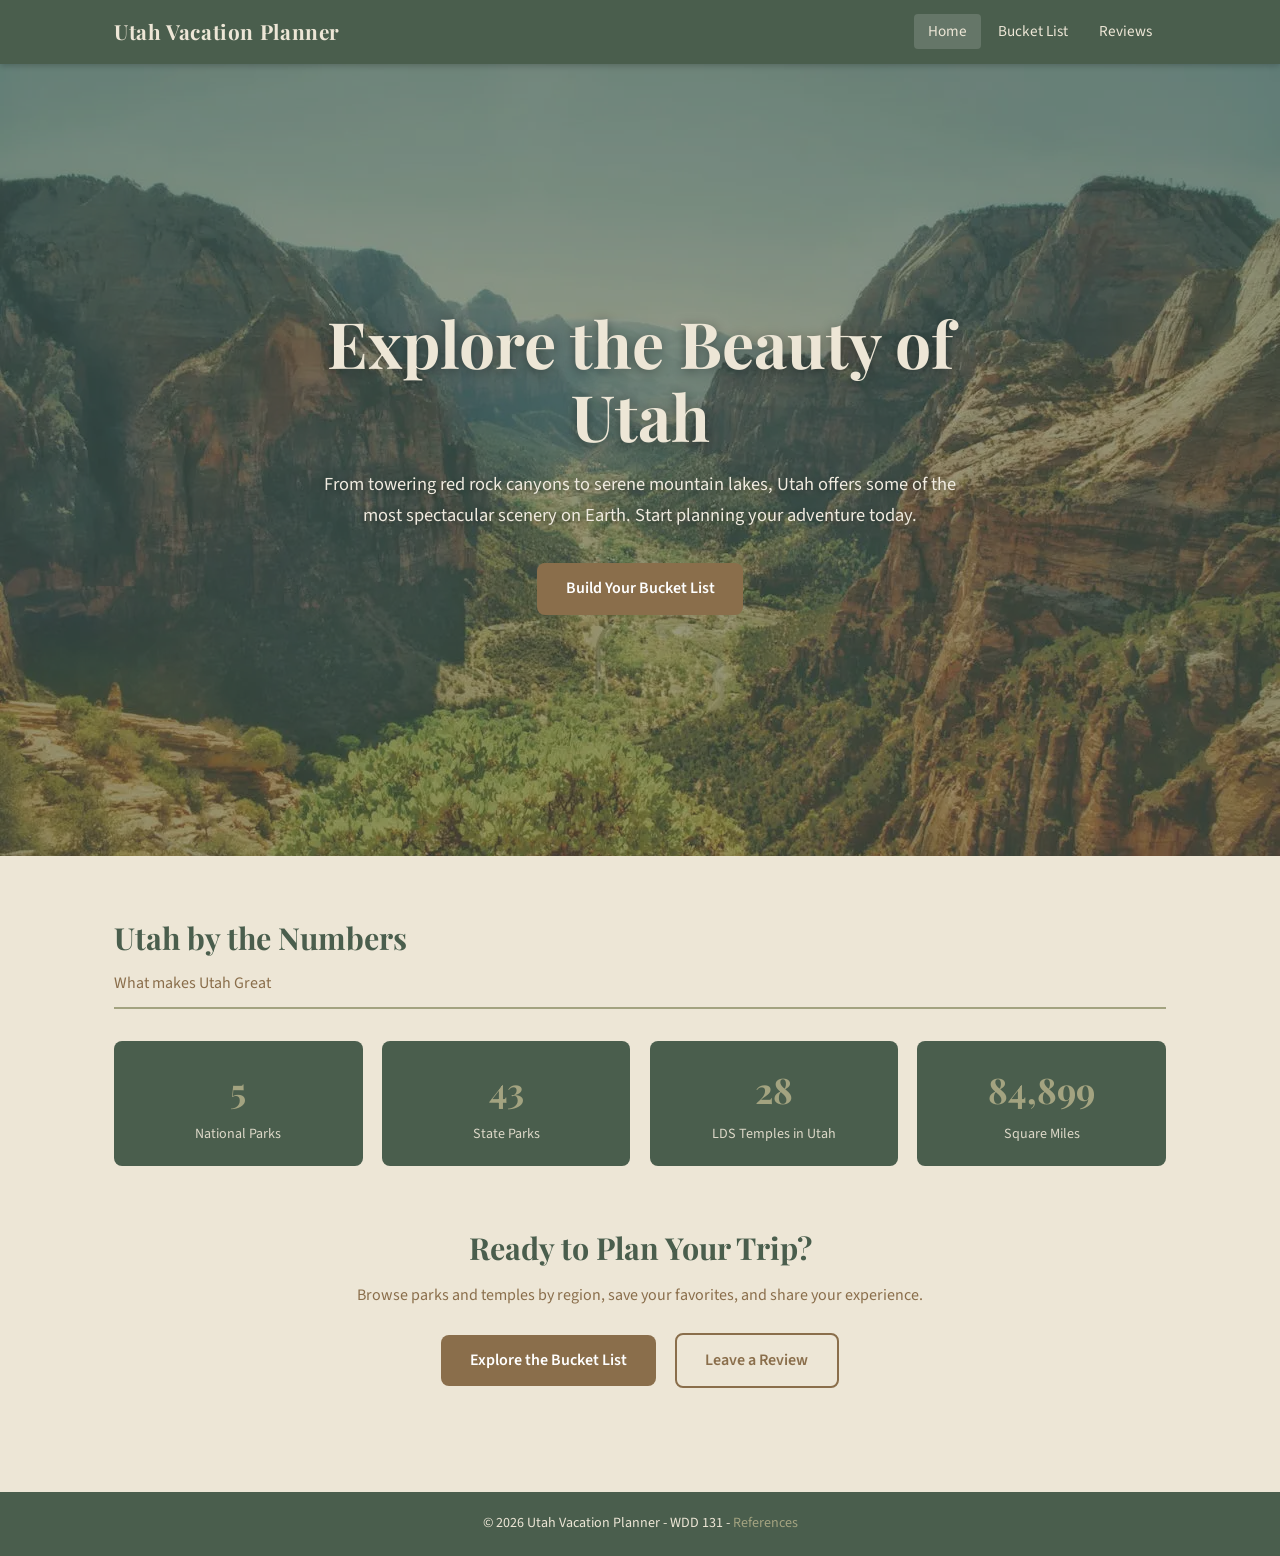
<file: Project/index.html>
<!DOCTYPE html>
<html lang="en">
<head>
  <meta charset="UTF-8" />
  <meta name="viewport" content="width=device-width, initial-scale=1.0" />
  <meta name="description" content="Discover Utah's stunning national parks, state parks, and LDS temples. Plan your Utah adventure today." />
  <meta name="author" content="Trevor Bowers" />
 <title>Utah Vacation Planner - Explore Utah's National Parks, State Parks, and LDS Temples</title>
  <link rel="stylesheet" href="styles.css" />
</head>
<body>

  <!-- HEADER / NAV -->
  <header>
    <nav>
      <a href="index.html" class="nav-logo">Utah Vacation Planner</a>
      <ul class="nav-links">
        <li><a href="index.html" class="active">Home</a></li>
        <li><a href="bucketlist.html">Bucket List</a></li>
        <li><a href="reviews.html">Reviews</a></li>
      </ul>
    </nav>
  </header>

  <!-- HERO -->
  <section class="hero" aria-label="Hero banner for Utah Vacation Planner">
    <img
      class="hero-img"
      src="images/zions.webp"
      alt="View of Zion National Park with red rock"
    />
    <div class="hero-content">
      <h1>Explore the Beauty of Utah</h1>
      <p>From towering red rock canyons to serene mountain lakes, Utah offers some of the most spectacular scenery on Earth. Start planning your adventure today.</p>
      <a href="bucketlist.html" class="btn">Build Your Bucket List</a>

    </div>
  </section>

  <!-- QUICK FACTS -->
  <section class="section" aria-labelledby="facts-heading">
    <h2 class="section-title" id="facts-heading">Utah by the Numbers</h2>
    <p class="section-subtitle">What makes Utah Great</p>
    <div class="facts-grid" id="facts-grid">
      <!-- injected by JS -->
    </div>
  </section>

  <!-- CALL TO ACTION -->
  <section class="section" style="text-align:center; padding-bottom: 3rem;" aria-label="Call to action">
    <h2 class="section-title" style="margin-bottom:0.5rem;">Ready to Plan Your Trip?</h2>
    <p style="color:var(--secondary); margin-bottom:1.5rem;">Browse parks and temples by region, save your favorites, and share your experience.</p>
    <a href="bucketlist.html" class="btn" style="margin-right:1rem;">Explore the Bucket List</a>
    <a href="reviews.html" class="btn btn-outline">Leave a Review</a>
  </section>

  <!-- FOOTER -->
  <footer>
    <p>&copy; 2026 Utah Vacation Planner - WDD 131 - <a href="references.html">References</a></p>
  </footer>

  <script src="main.js"></script>
</body>
</html>
</file>
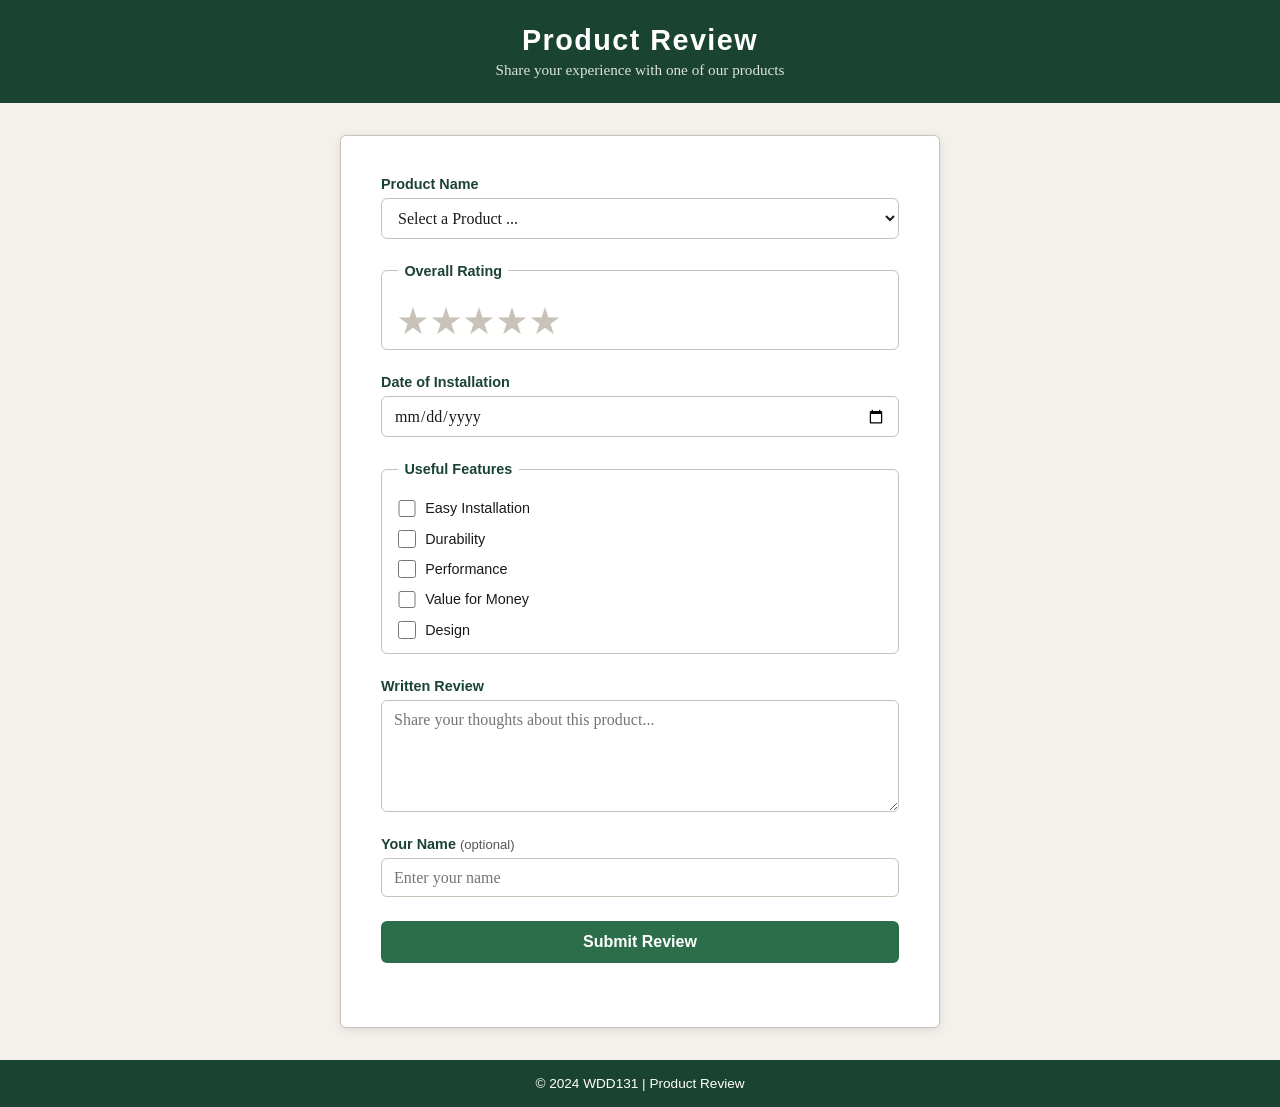
<file: form.html>
<!DOCTYPE html>
<html lang="en">
<head>
  <meta charset="UTF-8">
  <meta name="viewport" content="width=device-width, initial-scale=1.0">
  <title>Product Review Form</title>
  <link rel="stylesheet" href="styles/form.css">
</head>
<body>
  <header>
    <h1>Product Review</h1>
    <p>Share your experience with one of our products</p>
  </header>

  <main>
    <form method="get" action="review.html">

      <!-- Product Name -->
      <div class="form-group">
        <label for="product-name">Product Name</label>
        <select id="product-name" name="productName" required>
          <option value="" disabled selected>Select a Product ...</option>
        </select>
      </div>

      <!-- Overall Rating -->
      <fieldset class="form-group rating-group">
        <legend>Overall Rating</legend>
        <div class="stars">
          <input type="radio" id="star1" name="rating" value="1" required>
          <label for="star1">&#9733;</label>

          <input type="radio" id="star2" name="rating" value="2">
          <label for="star2">&#9733;</label>

          <input type="radio" id="star3" name="rating" value="3">
          <label for="star3">&#9733;</label>

          <input type="radio" id="star4" name="rating" value="4">
          <label for="star4">&#9733;</label>

          <input type="radio" id="star5" name="rating" value="5">
          <label for="star5">&#9733;</label>
        </div>
      </fieldset>

      <!-- Date of Installation -->
      <div class="form-group">
        <label for="install-date">Date of Installation</label>
        <input type="date" id="install-date" name="installDate" required>
      </div>

      <!-- Useful Features -->
      <fieldset class="form-group checkbox-group">
        <legend>Useful Features</legend>
        <div class="checkbox-item">
          <input type="checkbox" id="feature-easy" name="features" value="easy-install">
          <label for="feature-easy">Easy Installation</label>
        </div>
        <div class="checkbox-item">
          <input type="checkbox" id="feature-durable" name="features" value="durability">
          <label for="feature-durable">Durability</label>
        </div>
        <div class="checkbox-item">
          <input type="checkbox" id="feature-performance" name="features" value="performance">
          <label for="feature-performance">Performance</label>
        </div>
        <div class="checkbox-item">
          <input type="checkbox" id="feature-value" name="features" value="value">
          <label for="feature-value">Value for Money</label>
        </div>
        <div class="checkbox-item">
          <input type="checkbox" id="feature-design" name="features" value="design">
          <label for="feature-design">Design</label>
        </div>
      </fieldset>

      <!-- Written Review -->
      <div class="form-group">
        <label for="written-review">Written Review</label>
        <textarea id="written-review" name="writtenReview" rows="5" placeholder="Share your thoughts about this product..."></textarea>
      </div>

      <!-- User Name -->
      <div class="form-group">
        <label for="user-name">Your Name <span class="optional">(optional)</span></label>
        <input type="text" id="user-name" name="userName" placeholder="Enter your name">
      </div>

      <!-- Submit -->
      <div class="form-group">
        <input type="submit" value="Submit Review">
      </div>

    </form>
  </main>

  <footer>
    <p>&copy; 2024 WDD131 | Product Review</p>
  </footer>

  <script src="scripts/form.js"></script>
</body>
</html>
</file>
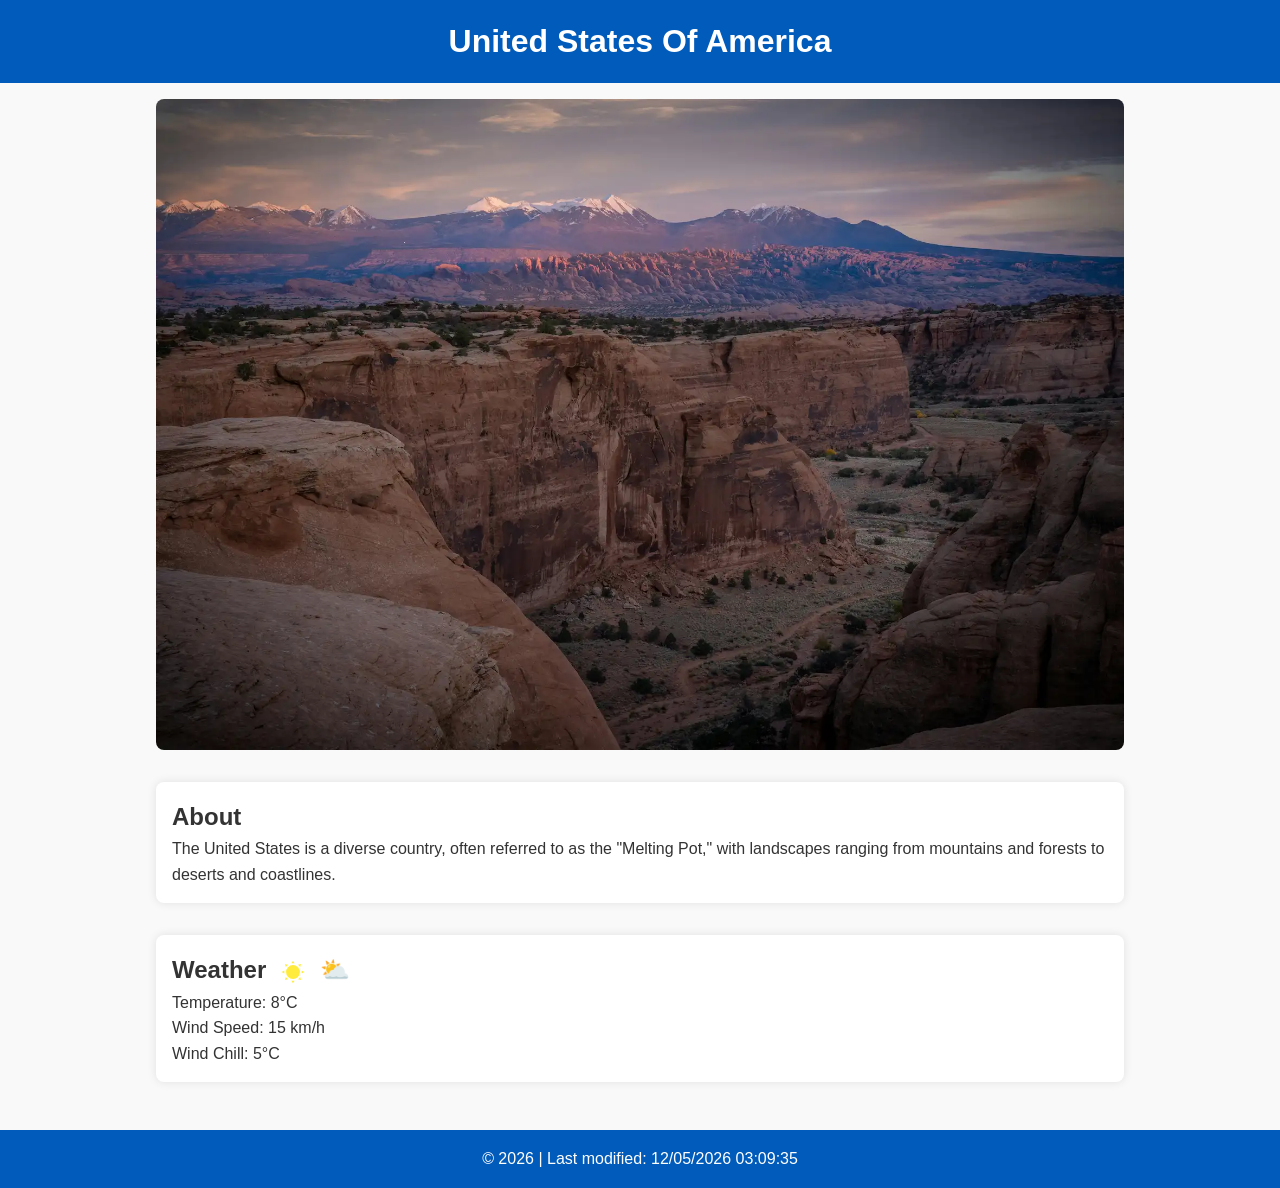
<file: place.html>
<!DOCTYPE html>
<html lang="en-US">
<head>
    <meta charset="UTF-8">
    <meta name="viewport" content="width=device-width, initial-scale=1.0">
    <title>United States Of America</title>
    <meta name="description" content="About the United States of America, including weather information and general facts.">
    <meta name="author" content="Trevor Bowers">
    <link rel="stylesheet" href="styles/place.css">
    <script src="scripts/place.js" defer></script>
</head>
<body>

<header>
    <h1>United States Of America</h1>
</header>

<main>
    <section class="hero">
        <picture>
            <source srcset="images/hero-large.webp" media="(min-width: 768px)">
            <img src="images/hero-small.webp" alt="landscape of the United States">
        </picture>
    </section>

    <section class="info">
        <h2>About</h2>
        <p>
            The United States is a diverse country, often referred to as the "Melting Pot," with landscapes ranging from mountains and forests to deserts and coastlines.
        </p>
    </section>

    <section class="weather">
        <h2>
            Weather
            <img src="images/weather.svg" alt="Sunny weather icon" class="weather-icon">
        </h2>
        <p>Temperature: <span id="temp">8°C</span></p>
        <p>Wind Speed: <span id="wind">15 km/h</span></p>
        <p>Wind Chill: <span id="windChill">N/A</span></p>
    </section>
</main>

<footer>
    &copy; <span id="year"></span> | Last modified: <span id="lastModified"></span>
</footer>

</body>
</html>
</file>
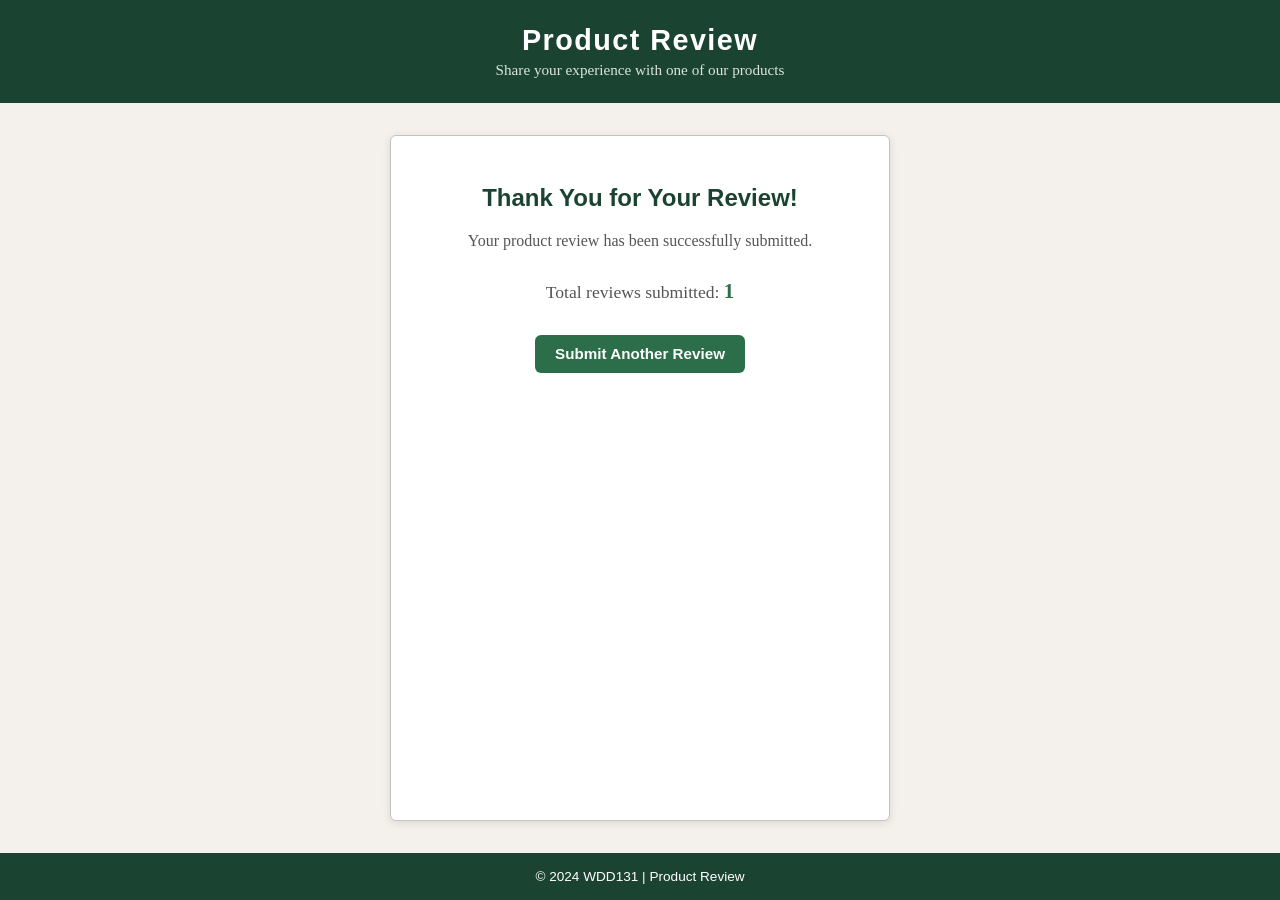
<file: review.html>
<!DOCTYPE html>
<html lang="en">
<head>
  <meta charset="UTF-8">
  <meta name="viewport" content="width=device-width, initial-scale=1.0">
  <title>Review Submitted</title>
  <link rel="stylesheet" href="styles/form.css">
</head>
<body>
  <header>
    <h1>Product Review</h1>
    <p>Share your experience with one of our products</p>
  </header>

  <main>
    <section class="confirmation">
      <h2>Thank You for Your Review!</h2>
      <p>Your product review has been successfully submitted.</p>
      <p class="counter-msg">Total reviews submitted: <span id="review-count">0</span></p>
      <a href="form.html" class="btn-back">Submit Another Review</a>
    </section>
  </main>

  <footer>
    <p>&copy; 2024 WDD131 | Product Review</p>
  </footer>

  <script src="scripts/form.js"></script>
</body>
</html>
</file>
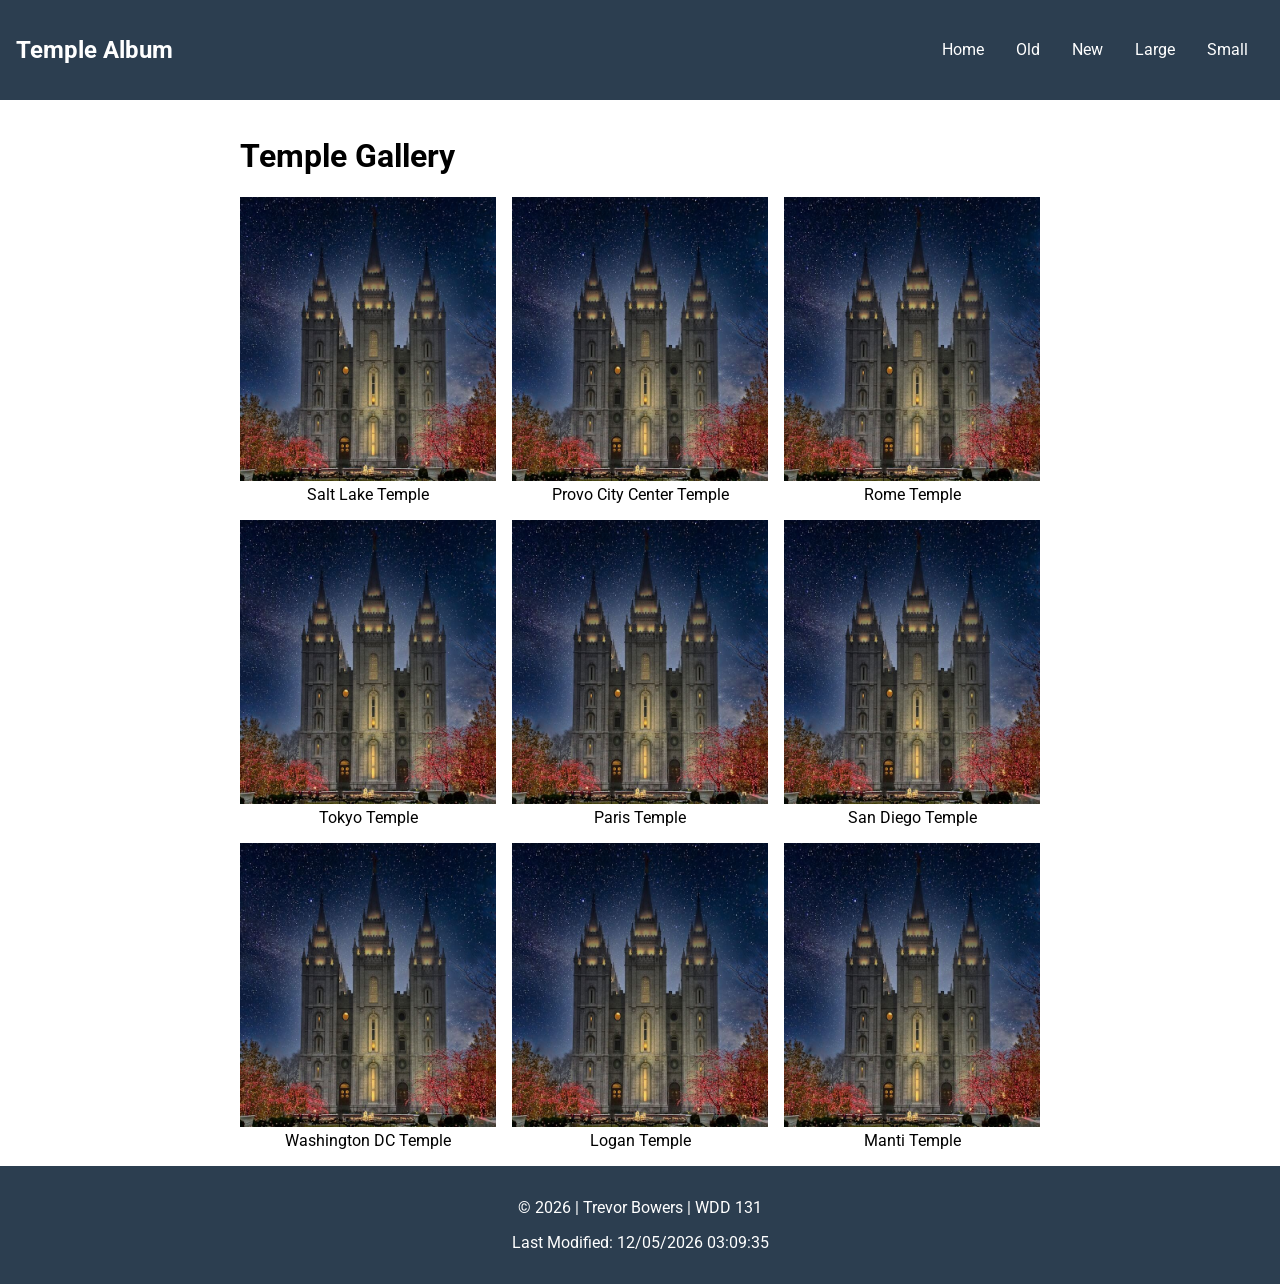
<file: temples.html>
<!doctype html>
<html lang="en-US">
<head>

<meta charset="utf-8">
<meta name="viewport" content="width=device-width, initial-scale=1">

<title>Temple Album</title>

<meta name="description" content="WDD 131 Temple Album - A gallery of temples from around the world.">
<meta name="author" content="Trevor Bowers">

<link rel="preconnect" href="https://fonts.googleapis.com">
<link rel="preconnect" href="https://fonts.gstatic.com" crossorigin>

<link href="https://fonts.googleapis.com/css2?family=Roboto&display=swap" rel="stylesheet">

<link rel="stylesheet" href="styles/temples.css">
<link rel="stylesheet" href="styles/temples-large.css">

<script src="scripts/temples.js" defer></script>

</head>

<body>

<header>

<h2>Temple Album</h2>

<button id="menu">☰</button>

<nav>
<ul class="navigation">
<li><a href="#">Home</a></li>
<li><a href="#">Old</a></li>
<li><a href="#">New</a></li>
<li><a href="#">Large</a></li>
<li><a href="#">Small</a></li>
</ul>
</nav>

</header>

<main>

<h1>Temple Gallery</h1>

<section class="gallery">

<figure>
<img src="images/temple1.jpg" alt="Salt Lake Temple in Utah">
<figcaption>Salt Lake Temple</figcaption>
</figure>

<figure>
<img src="images/temple1.jpg" alt="Provo City Center Temple">
<figcaption>Provo City Center Temple</figcaption>
</figure>

<figure>
<img src="images/temple1.jpg" alt="Rome Italy Temple">
<figcaption>Rome Temple</figcaption>
</figure>

<figure>
<img src="images/temple1.jpg" alt="Tokyo Japan Temple">
<figcaption>Tokyo Temple</figcaption>
</figure>

<figure>
<img src="images/temple1.jpg" alt="Paris France Temple">
<figcaption>Paris Temple</figcaption>
</figure>

<figure>
<img src="images/temple1.jpg" alt="San Diego California Temple">
<figcaption>San Diego Temple</figcaption>
</figure>

<figure>
<img src="images/temple1.jpg" alt="Washington DC Temple">
<figcaption>Washington DC Temple</figcaption>
</figure>

<figure>
<img src="images/temple1.jpg" alt="Logan Utah Temple">
<figcaption>Logan Temple</figcaption>
</figure>

<figure>
<img src="images/temple1.jpg" alt="Manti Utah Temple">
<figcaption>Manti Temple</figcaption>
</figure>

</section>

</main>

<footer>

<p>© <span id="year"></span> | Trevor Bowers | WDD 131</p>
<p id="lastModified"></p>

</footer>

</body>
</html>
</file>
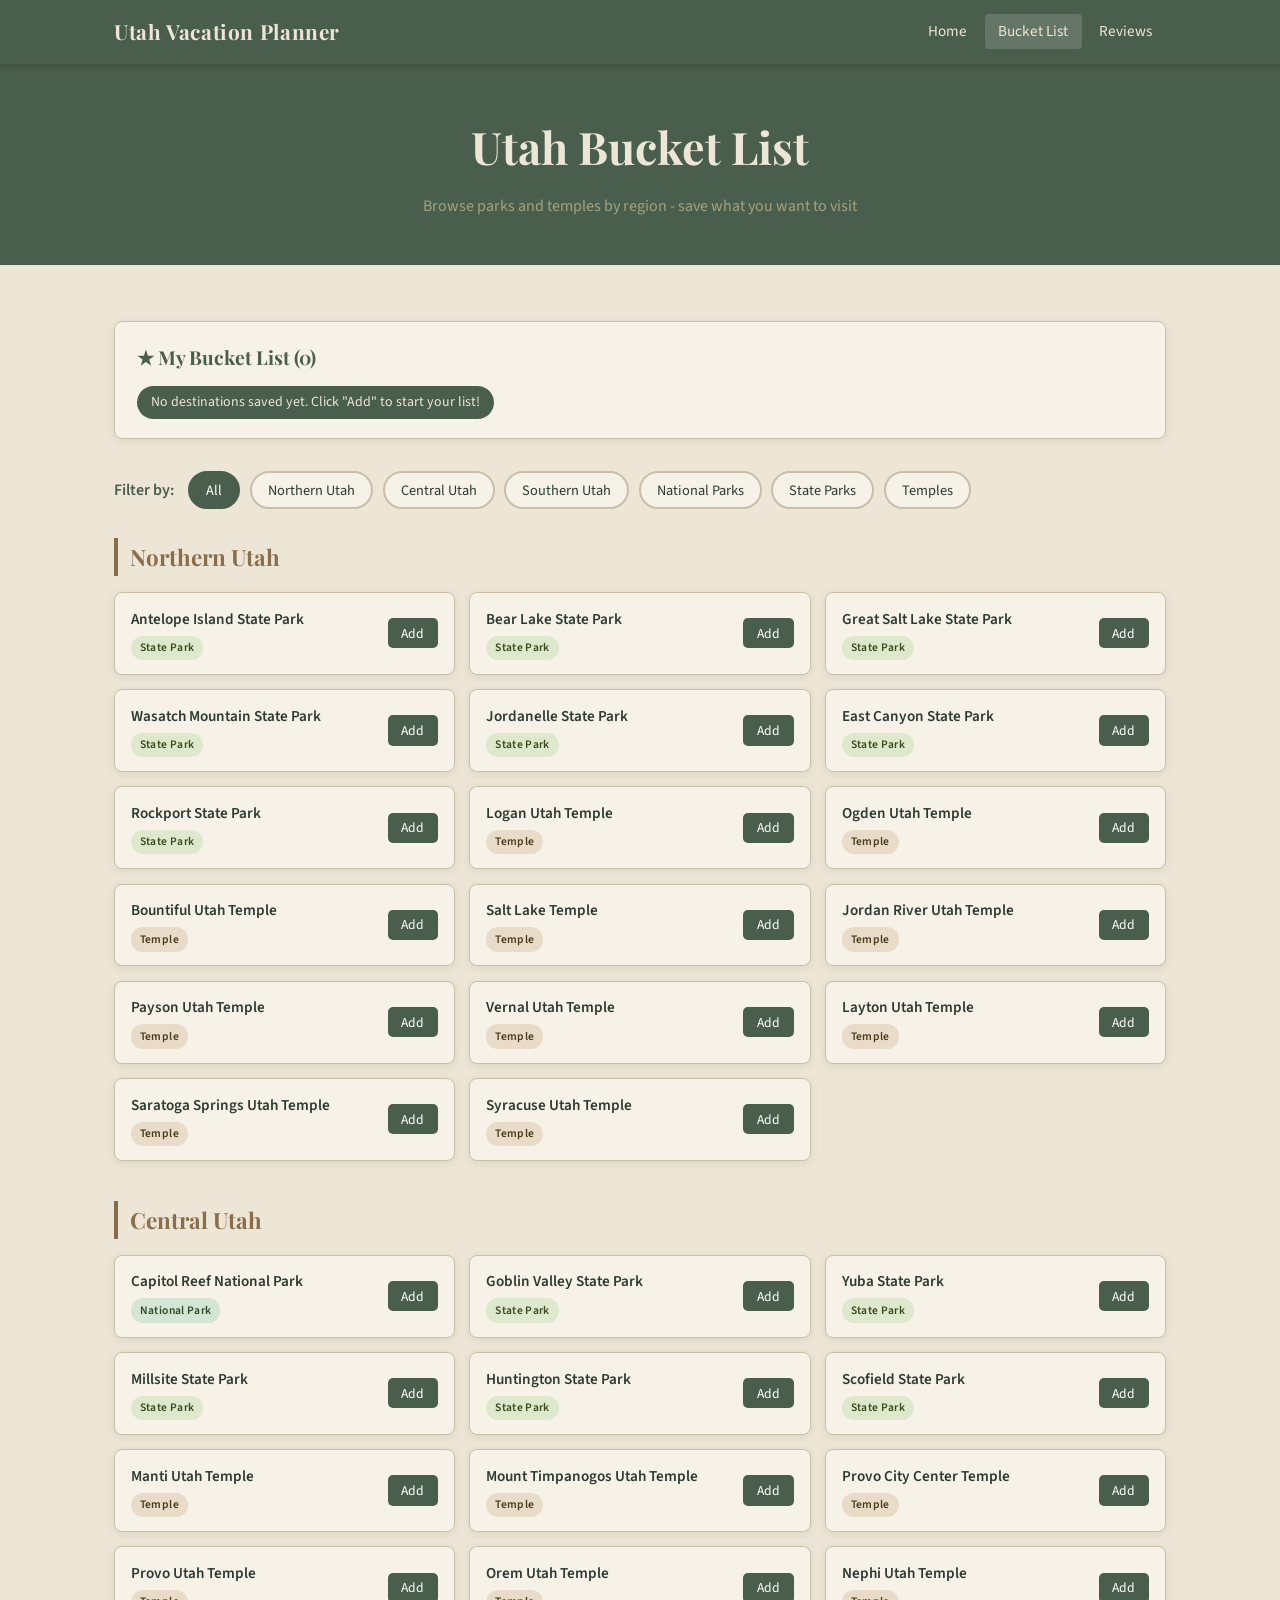
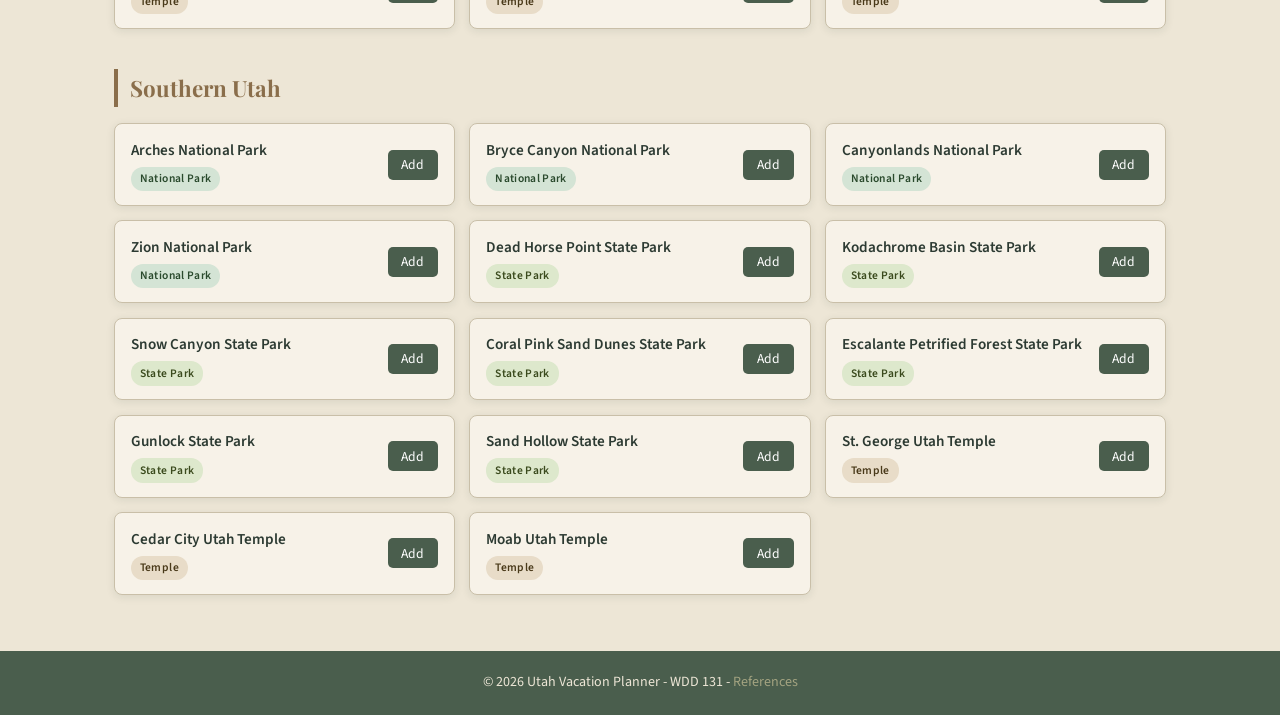
<file: Project/bucketlist.html>
<!DOCTYPE html>
<html lang="en">
<head>
  <meta charset="UTF-8" />
  <meta name="viewport" content="width=device-width, initial-scale=1.0" />
  <meta name="description" content="Browse Utah's national parks, state parks, and LDS temples by region. Save your favorites to your personal bucket list." />
  <title>Bucket List — Utah Vacation Planner</title>
  <link rel="stylesheet" href="styles.css" />
</head>
<body>

  <!-- HEADER / NAV -->
  <header>
    <nav>
      <a href="index.html" class="nav-logo">Utah Vacation Planner</a>
      <ul class="nav-links">
        <li><a href="index.html">Home</a></li>
        <li><a href="bucketlist.html" class="active">Bucket List</a></li>
        <li><a href="reviews.html">Reviews</a></li>
      </ul>
    </nav>
  </header>

  <!-- PAGE HERO -->
  <div class="page-hero" role="banner">
    <h1>Utah Bucket List</h1>
    <p>Browse parks and temples by region - save what you want to visit</p>
  </div>

  <main class="section">

    <!-- SAVED LIST PANEL -->
    <div class="saved-panel" role="region" aria-label="Your saved bucket list">
      <h2>&#9733; My Bucket List (<span id="saved-count">0</span>)</h2>
      <ul id="saved-list" aria-live="polite">
        <li class="saved-empty" id="saved-empty-msg">No destinations saved yet. Click "Add" to start your list!</li>
      </ul>
      <button class="btn btn-outline" id="clear-list-btn" style="display:none;" aria-label="Clear all saved destinations">Clear All</button>
    </div>

    <!-- FILTER BAR -->
    <div class="filter-bar" role="group" aria-label="Filter destinations">
      <label>Filter by:</label>
      <button class="filter-btn active" data-filter="all">All</button>
      <button class="filter-btn" data-filter="northern">Northern Utah</button>
      <button class="filter-btn" data-filter="central">Central Utah</button>
      <button class="filter-btn" data-filter="southern">Southern Utah</button>
      <button class="filter-btn" data-filter="national">National Parks</button>
      <button class="filter-btn" data-filter="state">State Parks</button>
      <button class="filter-btn" data-filter="temple">Temples</button>
    </div>

    <!-- DESTINATION LIST — injected by JS -->
    <div id="destinations-container" aria-live="polite"></div>

  </main>

  <!-- FOOTER -->
  <footer>
    <p>&copy; 2026 Utah Vacation Planner - WDD 131 - <a href="references.html">References</a></p>
  </footer>

  <script src="bucketlist.js"></script>
</body>
</html>
</file>
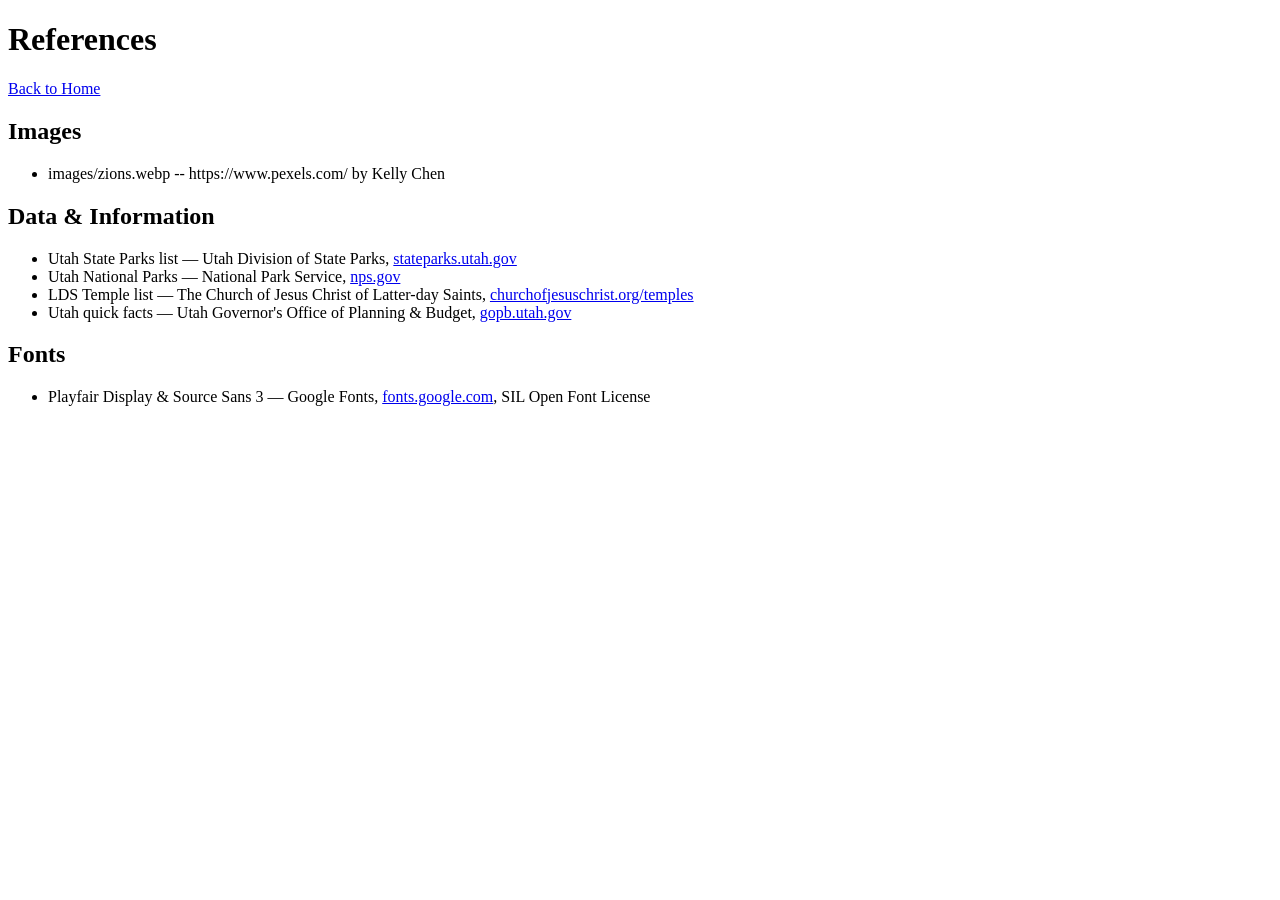
<file: Project/references.html>
<!DOCTYPE html>
<html lang="en">
<head>
  <meta charset="UTF-8" />
  <meta name="viewport" content="width=device-width, initial-scale=1.0" />
  <title>References — Utah Vacation Planner</title>
</head>
<body>
  <h1>References</h1>
  <p><a href="index.html"> Back to Home</a></p>

  <h2>Images</h2>
  <ul>
    <li>images/zions.webp -- https://www.pexels.com/ by Kelly Chen</li>
  </ul>

  <h2>Data & Information</h2>
  <ul>
    <li>
      Utah State Parks list — Utah Division of State Parks,
      <a href="https://stateparks.utah.gov/" target="_blank">stateparks.utah.gov</a>
    </li>
    <li>
      Utah National Parks — National Park Service,
      <a href="https://www.nps.gov/state/ut/index.htm" target="_blank">nps.gov</a>
    </li>
    <li>
      LDS Temple list — The Church of Jesus Christ of Latter-day Saints,
      <a href="https://www.churchofjesuschrist.org/temples" target="_blank">churchofjesuschrist.org/temples</a>
    </li>
    <li>
      Utah quick facts — Utah Governor's Office of Planning & Budget,
      <a href="https://gopb.utah.gov/" target="_blank">gopb.utah.gov</a>
    </li>
  </ul>


  <h2>Fonts</h2>
  <ul>
    <li>
      Playfair Display & Source Sans 3 — Google Fonts,
      <a href="https://fonts.google.com" target="_blank">fonts.google.com</a>, SIL Open Font License
    </li>
  </ul>
</body>
</html>
</file>
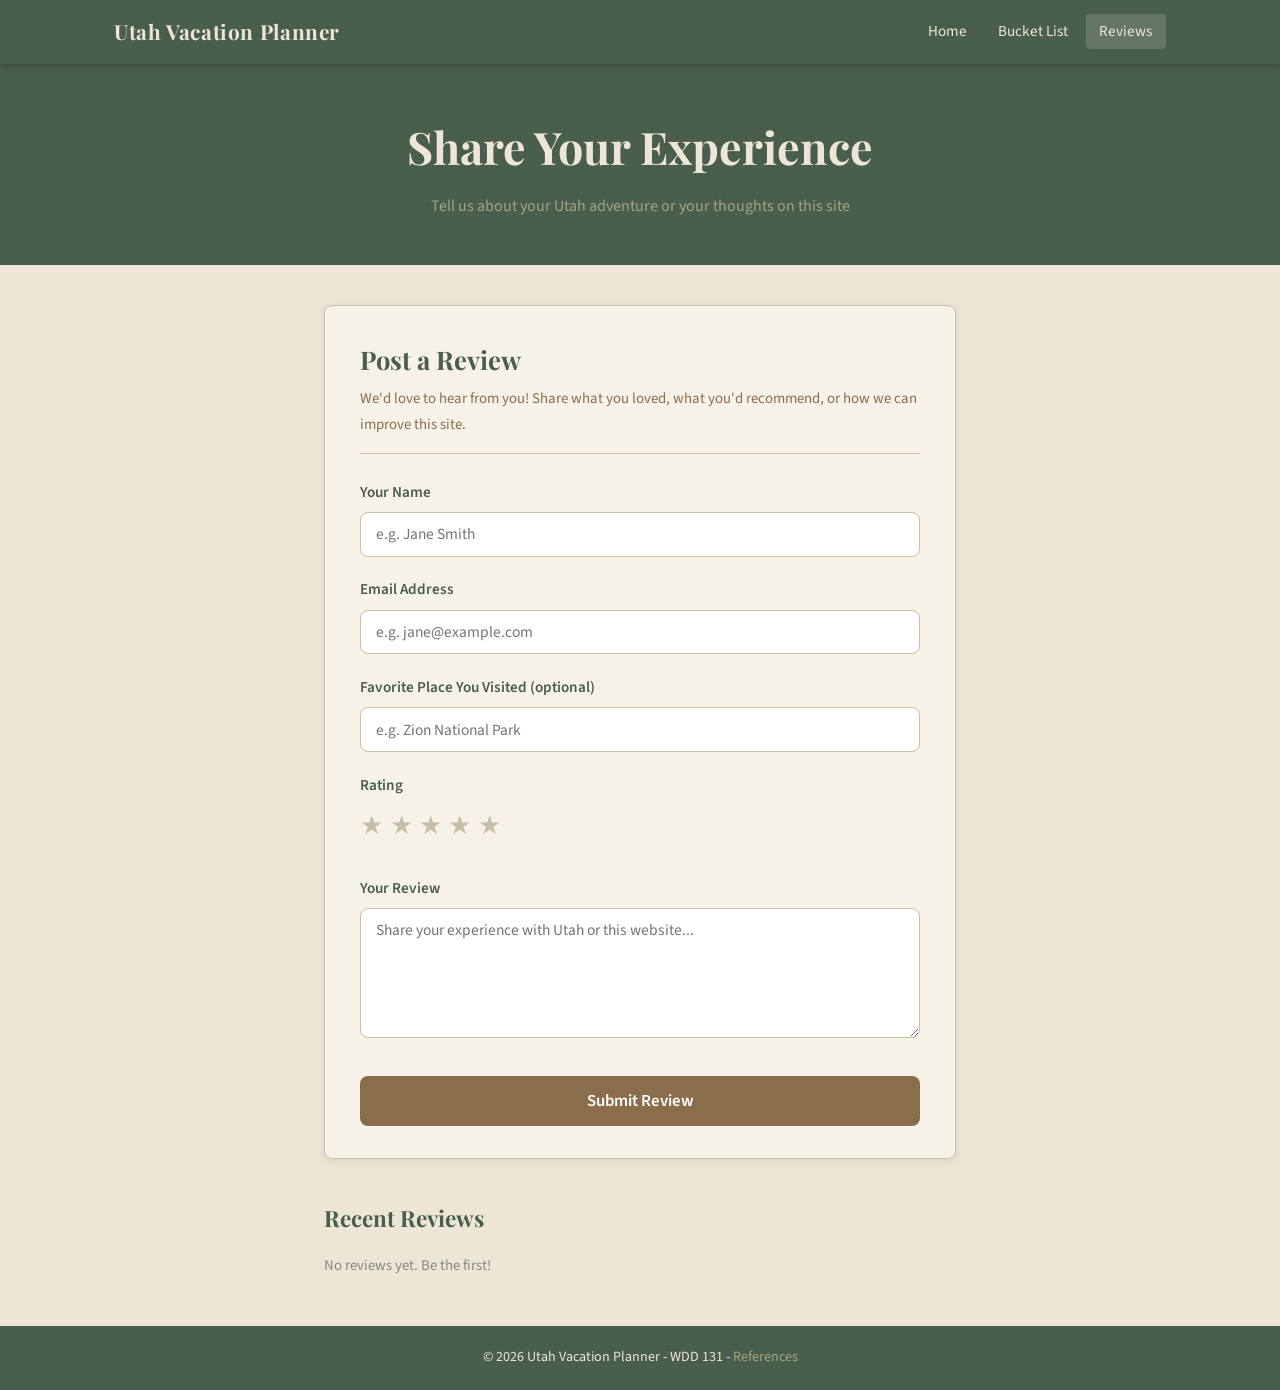
<file: Project/reviews.html>
<!DOCTYPE html>
<html lang="en">
<head>
  <meta charset="UTF-8" />
  <meta name="viewport" content="width=device-width, initial-scale=1.0" />
  <meta name="description" content="Share your experience visiting Utah and your thoughts on the Utah Vacation Planner website." />
  <title>Reviews — Utah Vacation Planner</title>
  <link rel="stylesheet" href="styles.css" />
</head>
<body>

  <!-- HEADER / NAV -->
  <header>
    <nav>
      <a href="index.html" class="nav-logo">Utah Vacation Planner</a>
      <ul class="nav-links">
        <li><a href="index.html">Home</a></li>
        <li><a href="bucketlist.html">Bucket List</a></li>
        <li><a href="reviews.html" class="active">Reviews</a></li>
      </ul>
    </nav>
  </header>

  <!-- PAGE HERO -->
  <div class="page-hero" role="banner">
    <h1>Share Your Experience</h1>
    <p>Tell us about your Utah adventure or your thoughts on this site</p>
  </div>

  <main>

    <!-- REVIEW FORM -->
    <div class="review-form-wrap">
      <div class="form-card">
        <h2>Post a Review</h2>
        <p class="form-intro">We'd love to hear from you! Share what you loved, what you'd recommend, or how we can improve this site.</p>


          <div class="form-group">
            <label for="reviewer-name">Your Name</label>
            <input type="text" id="reviewer-name" name="reviewer-name" placeholder="e.g. Jane Smith" required autocomplete="name" />
          </div>

          <div class="form-group">
            <label for="reviewer-email">Email Address</label>
            <input type="email" id="reviewer-email" name="reviewer-email" placeholder="e.g. jane@example.com" required autocomplete="email" />
          </div>

          <div class="form-group">
            <label for="visit-location">Favorite Place You Visited (optional)</label>
            <input type="text" id="visit-location" name="visit-location" placeholder="e.g. Zion National Park" autocomplete="off" />
          </div>

          <div class="form-group">
            <label>Rating</label>
            <div class="star-rating" role="radiogroup" aria-label="Star rating">
              <input type="radio" id="star5" name="rating" value="5" />
              <label for="star5" aria-label="5 stars">&#9733;</label>
              <input type="radio" id="star4" name="rating" value="4" />
              <label for="star4" aria-label="4 stars">&#9733;</label>
              <input type="radio" id="star3" name="rating" value="3" />
              <label for="star3" aria-label="3 stars">&#9733;</label>
              <input type="radio" id="star2" name="rating" value="2" />
              <label for="star2" aria-label="2 stars">&#9733;</label>
              <input type="radio" id="star1" name="rating" value="1" />
              <label for="star1" aria-label="1 star">&#9733;</label>
            </div>
          </div>

          <div class="form-group">
            <label for="review-text">Your Review</label>
            <textarea id="review-text" name="review-text" placeholder="Share your experience with Utah or this website..." required></textarea>
          </div>

          <button type="submit" class="btn form-submit-btn">Submit Review</button>
        </form>

        <div id="form-message" role="alert" aria-live="assertive">
          Thank you! Your review has been submitted.
        </div>
      </div>
    </div>

    <!-- PAST REVIEWS -->
    <div class="reviews-section" role="region" aria-label="Submitted reviews">
      <h2>Recent Reviews</h2>
      <div id="reviews-list" aria-live="polite">
        <!-- injected by JS -->
      </div>
      <p id="no-reviews-msg" style="color:#888; font-size:0.93rem; display:none;">No reviews yet. Be the first!</p>
    </div>

  </main>

  <!-- FOOTER -->
  <footer>
    <p>&copy; 2026 Utah Vacation Planner - WDD 131 - <a href="references.html">References</a></p>
  </footer>

  <script src="reviews.js"></script>
</body>
</html>
</file>
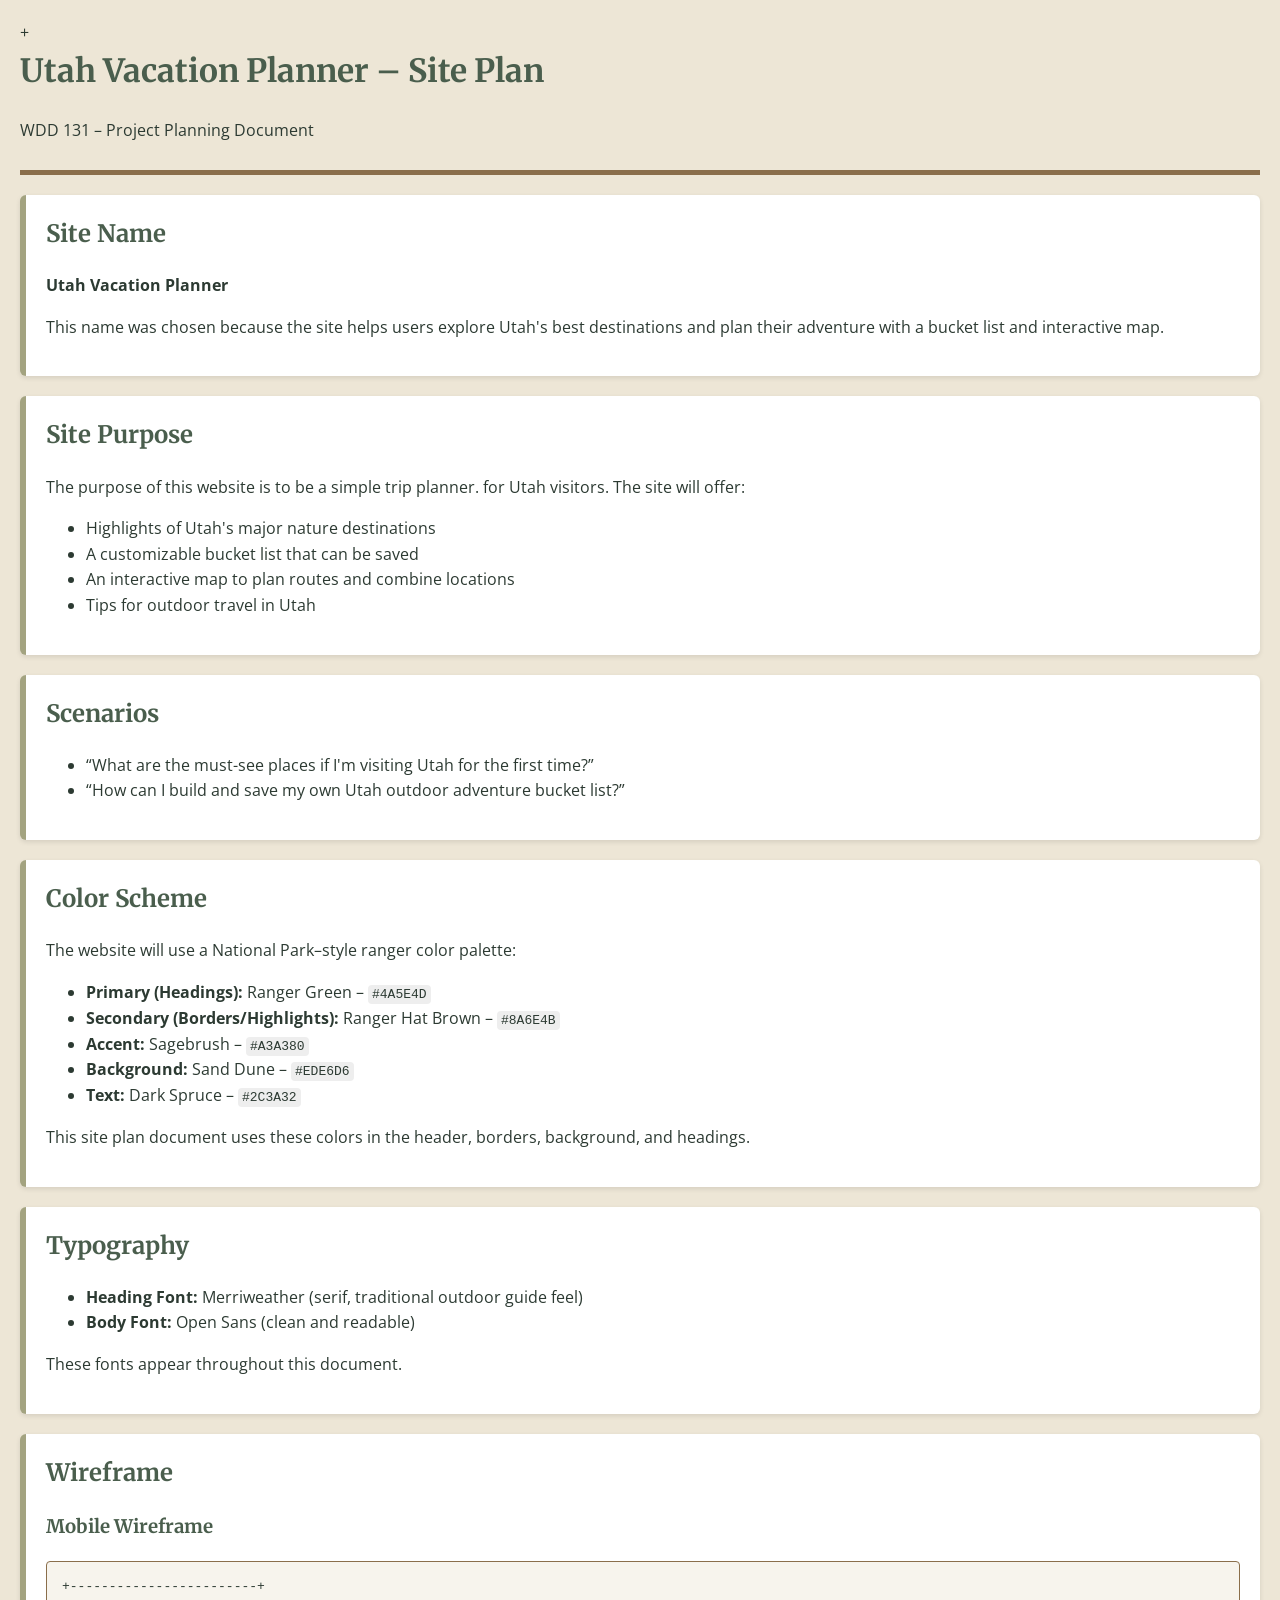
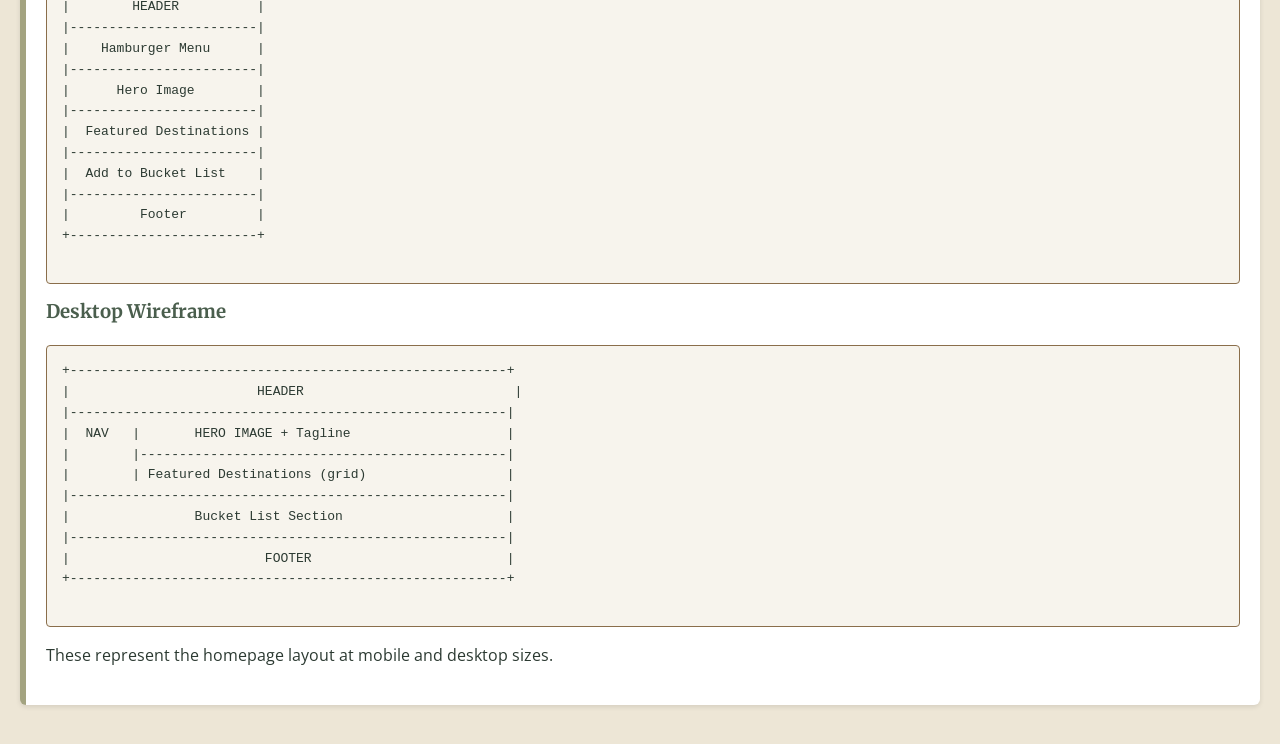
<file: Project/siteplan.html>
<!DOCTYPE html>
<html lang="en">
<head>
  <meta charset="UTF-8">
  <meta name="viewport" content="width=device-width, initial-scale=1.0">
  <meta author="Trevor Bowers">
  <meta title="WDD 131 - Dynamic Web Fundamentals -Product Review- Trevor Bowers">+
  <meta description="This is the site plan for the Utah Vacation Planner project, outlining the site name, purpose, scenarios, color scheme, typography, and wireframe.">
  <title>Utah Vacation Planner – Site Plan</title>

  <!-- Typography -->
  <link href="https://fonts.googleapis.com/css2?family=Merriweather:wght@400;700&family=Open+Sans&display=swap" rel="stylesheet">

  <style>
    :root {
      --primary: #4A5E4D;     /* Ranger Green */
      --secondary: #8A6E4B;   /* Ranger Hat Brown */
      --accent: #A3A380;      /* Sagebrush */
      --background: #EDE6D6;  /* Sand Dune */
      --text-dark: #2C3A32;   /* Dark Spruce */
    }

    body {
      font-family: "Open Sans", sans-serif;
      background: var(--background);
      color: var(--text-dark);
      margin: 0;
      padding: 20px;
      line-height: 1.6;
    }

    h1, h2, h3 {
      font-family: "Merriweather", serif;
      color: var(--primary);
      margin-top: 0;
    }

    header {
      border-bottom: 5px solid var(--secondary);
      margin-bottom: 20px;
      padding-bottom: 10px;
    }

    section {
      background: white;
      padding: 20px;
      border-left: 6px solid var(--accent);
      margin-bottom: 20px;
      border-radius: 6px;
      box-shadow: 0 2px 5px rgba(0,0,0,0.1);
    }

    pre {
      background: #f7f4ed;
      border: 1px solid var(--secondary);
      padding: 15px;
      border-radius: 4px;
      overflow-x: auto;
    }

    code {
      background: #eee;
      padding: 2px 4px;
      border-radius: 4px;
    }
  </style>
</head>

<body>
  <header>
    <h1>Utah Vacation Planner – Site Plan</h1>
    <p>WDD 131 – Project Planning Document</p>
  </header>

  <!-- SITE NAME -->
  <section>
    <h2>Site Name</h2>
    <p><strong>Utah Vacation Planner</strong></p>
    <p>
      This name was chosen because the site helps users explore Utah's best destinations 
      and plan their adventure with a bucket list and interactive map.
    </p>
  </section>

  <!-- SITE PURPOSE -->
  <section>
    <h2>Site Purpose</h2>
    <p>
      The purpose of this website is to be a simple trip planner.
      for Utah visitors. The site will offer:
    </p>
    <ul>
      <li>Highlights of Utah's major nature destinations</li>
      <li>A customizable bucket list that can be saved</li>
      <li>An interactive map to plan routes and combine locations</li>
      <li>Tips for outdoor travel in Utah</li>
    </ul>
  </section>

  <!-- SCENARIOS -->
  <section>
    <h2>Scenarios</h2>
    <ul>
      <li>“What are the must-see places if I'm visiting Utah for the first time?”</li>
      <li>“How can I build and save my own Utah outdoor adventure bucket list?”</li>
    </ul>
  </section>

  <!-- COLOR SCHEME -->
  <section>
    <h2>Color Scheme</h2>

    <p>The website will use a National Park–style ranger color palette:</p>

    <ul>
      <li><strong>Primary (Headings):</strong> Ranger Green – <code>#4A5E4D</code></li>
      <li><strong>Secondary (Borders/Highlights):</strong> Ranger Hat Brown – <code>#8A6E4B</code></li>
      <li><strong>Accent:</strong> Sagebrush – <code>#A3A380</code></li>
      <li><strong>Background:</strong> Sand Dune – <code>#EDE6D6</code></li>
      <li><strong>Text:</strong> Dark Spruce – <code>#2C3A32</code></li>
    </ul>

    <p>This site plan document uses these colors in the header, borders, background, and headings.</p>
  </section>

  <!-- TYPOGRAPHY -->
  <section>
    <h2>Typography</h2>
    <ul>
      <li><strong>Heading Font:</strong> Merriweather (serif, traditional outdoor guide feel)</li>
      <li><strong>Body Font:</strong> Open Sans (clean and readable)</li>
    </ul>
    <p>These fonts appear throughout this document.</p>
  </section>

  <!-- WIREFRAME -->
  <section>
    <h2>Wireframe</h2>

    <h3>Mobile Wireframe</h3>
    <pre>
+------------------------+
|        HEADER          |
|------------------------|
|    Hamburger Menu      |
|------------------------|
|      Hero Image        |
|------------------------|
|  Featured Destinations |
|------------------------|
|  Add to Bucket List    |
|------------------------|
|         Footer         |
+------------------------+
    </pre>

    <h3>Desktop Wireframe</h3>
    <pre>
+--------------------------------------------------------+
|                        HEADER                           |
|--------------------------------------------------------|
|  NAV   |       HERO IMAGE + Tagline                    |
|        |-----------------------------------------------|
|        | Featured Destinations (grid)                  |
|--------------------------------------------------------|
|                Bucket List Section                     |
|--------------------------------------------------------|
|                         FOOTER                         |
+--------------------------------------------------------+
    </pre>

    <p>These represent the homepage layout at mobile and desktop sizes.</p>
  </section>

</body>
</html>
</file>
<file: Project/styles.css>
@import url('https://fonts.googleapis.com/css2?family=Playfair+Display:wght@400;700&family=Source+Sans+3:wght@400;600&display=swap');

:root {
  --primary: #4A5E4D;
  --secondary: #8A6E4B;
  --accent: #A3A380;
  --background: #EDE6D6;
  --text-dark: #2C3A32;
  --white: #ffffff;
  --card-bg: #f7f2e8;
  --border: #c9bfa8;
  --shadow: 0 2px 8px rgba(44,58,50,0.10);
  --radius: 8px;
}

* {
  box-sizing: border-box;
  margin: 0;
  padding: 0;
}

body {
  font-family: 'Source Sans 3', sans-serif;
  background-color: var(--background);
  color: var(--text-dark);
  line-height: 1.7;
  font-size: 16px;
}

/* ── NAV ── */
header {
  background-color: var(--primary);
  position: sticky;
  top: 0;
  z-index: 100;
  box-shadow: 0 2px 6px rgba(0,0,0,0.2);
}

nav {
  max-width: 1100px;
  margin: 0 auto;
  display: flex;
  align-items: center;
  justify-content: space-between;
  padding: 0.9rem 1.5rem;
}

.nav-logo {
  font-family: 'Playfair Display', serif;
  font-size: 1.3rem;
  color: var(--background);
  text-decoration: none;
  font-weight: 700;
  letter-spacing: 0.03em;
}

.nav-links {
  list-style: none;
  display: flex;
  gap: 0.25rem;
}

.nav-links a {
  color: var(--background);
  text-decoration: none;
  font-size: 0.95rem;
  padding: 0.4rem 0.85rem;
  border-radius: 4px;
  transition: background 0.2s;
}

.nav-links a:hover,
.nav-links a.active {
  background-color: rgba(255,255,255,0.15);
}

/* ── FOOTER ── */
footer {
  background-color: var(--primary);
  color: var(--background);
  text-align: center;
  padding: 1.25rem 1rem;
  font-size: 0.88rem;
  margin-top: 3rem;
}

footer a {
  color: var(--accent);
  text-decoration: none;
}

footer a:hover {
  text-decoration: underline;
}

/* ── HERO (index) ── */
.hero {
  position: relative;
  min-height: 88vh;
  display: flex;
  align-items: center;
  justify-content: center;
  text-align: center;
  overflow: hidden;
  background: var(--primary);
}

.hero-img {
  position: absolute;
  inset: 0;
  width: 100%;
  height: 100%;
  object-fit: cover;
  object-position: center;
  opacity: 0.45;
}

.hero-content {
  position: relative;
  z-index: 2;
  max-width: 700px;
  padding: 2rem 1.5rem;
}

.hero-content h1 {
  font-family: 'Playfair Display', serif;
  font-size: clamp(2.4rem, 6vw, 4rem);
  color: var(--background);
  line-height: 1.15;
  margin-bottom: 1rem;
  text-shadow: 0 2px 12px rgba(0,0,0,0.4);
}

.hero-content p {
  color: #f0ebe0;
  font-size: 1.15rem;
  margin-bottom: 2rem;
  text-shadow: 0 1px 6px rgba(0,0,0,0.3);
}

.btn {
  display: inline-block;
  background-color: var(--secondary);
  color: var(--white);
  padding: 0.75rem 1.8rem;
  border-radius: var(--radius);
  text-decoration: none;
  font-size: 1rem;
  font-weight: 600;
  transition: background 0.2s, transform 0.15s;
  border: none;
  cursor: pointer;
}

.btn:hover {
  background-color: #7a5e3b;
  transform: translateY(-2px);
}

.btn-outline {
  background: transparent;
  border: 2px solid var(--secondary);
  color: var(--secondary);
}

.btn-outline:hover {
  background: var(--secondary);
  color: var(--white);
  transform: translateY(-2px);
}


/* ── SECTIONS ── */
.section {
  max-width: 1100px;
  margin: 3.5rem auto;
  padding: 0 1.5rem;
}

.section-title {
  font-family: 'Playfair Display', serif;
  font-size: 1.9rem;
  color: var(--primary);
  margin-bottom: 0.4rem;
}

.section-subtitle {
  color: var(--secondary);
  font-size: 1rem;
  margin-bottom: 2rem;
  border-bottom: 2px solid var(--accent);
  padding-bottom: 0.6rem;
}


/* ── QUICK FACTS ── */
.facts-grid {
  display: grid;
  grid-template-columns: repeat(auto-fit, minmax(180px, 1fr));
  gap: 1.2rem;
  margin-top: 1.5rem;
}

.fact-box {
  background: var(--primary);
  color: var(--background);
  border-radius: var(--radius);
  padding: 1.2rem 1rem;
  text-align: center;
}

.fact-box .fact-number {
  font-family: 'Playfair Display', serif;
  font-size: 2.2rem;
  font-weight: 700;
  color: var(--accent);
  display: block;
}

.fact-box .fact-label {
  font-size: 0.88rem;
  margin-top: 0.25rem;
  opacity: 0.9;
}

/* ── BUCKET LIST PAGE ── */
.page-hero {
  background: var(--primary);
  padding: 2.8rem 1.5rem;
  text-align: center;
}

.page-hero h1 {
  font-family: 'Playfair Display', serif;
  color: var(--background);
  font-size: clamp(1.8rem, 4vw, 2.8rem);
}

.page-hero p {
  color: var(--accent);
  font-size: 1rem;
  margin-top: 0.5rem;
}

/* filter bar */
.filter-bar {
  display: flex;
  flex-wrap: wrap;
  gap: 0.6rem;
  margin-bottom: 1.8rem;
  align-items: center;
}

.filter-bar label {
  font-weight: 600;
  color: var(--primary);
  margin-right: 0.3rem;
}

.filter-btn {
  background: var(--card-bg);
  border: 2px solid var(--border);
  color: var(--text-dark);
  padding: 0.4rem 1rem;
  border-radius: 20px;
  cursor: pointer;
  font-size: 0.9rem;
  font-family: inherit;
  transition: background 0.18s, border-color 0.18s, color 0.18s;
}

.filter-btn:hover {
  border-color: var(--primary);
  color: var(--primary);
}

.filter-btn.active {
  background: var(--primary);
  border-color: var(--primary);
  color: var(--white);
}

/* region sections */
.region-section {
  margin-bottom: 2.5rem;
}

.region-title {
  font-family: 'Playfair Display', serif;
  font-size: 1.4rem;
  color: var(--secondary);
  border-left: 4px solid var(--secondary);
  padding-left: 0.75rem;
  margin-bottom: 1rem;
}

/* destination list */
.dest-list {
  display: grid;
  grid-template-columns: repeat(auto-fill, minmax(270px, 1fr));
  gap: 0.9rem;
}

.dest-item {
  background: var(--card-bg);
  border: 1px solid var(--border);
  border-radius: var(--radius);
  padding: 0.85rem 1rem;
  display: flex;
  align-items: center;
  justify-content: space-between;
  gap: 0.75rem;
  box-shadow: var(--shadow);
  transition: opacity 0.2s;
}

.dest-item.hidden {
  display: none;
}

.dest-info {
  flex: 1;
}

.dest-name {
  font-weight: 600;
  color: var(--text-dark);
  font-size: 0.95rem;
}

.dest-tag {
  display: inline-block;
  font-size: 0.72rem;
  padding: 0.15rem 0.55rem;
  border-radius: 12px;
  margin-top: 0.2rem;
  font-weight: 600;
  letter-spacing: 0.03em;
}

.tag-national { background: #d4e4d5; color: #2a4a2d; }
.tag-state    { background: #dde8cc; color: #3a4a1d; }
.tag-temple   { background: #e8dcc8; color: #4a3a1a; }

.add-btn {
  background: var(--primary);
  color: var(--white);
  border: none;
  border-radius: 5px;
  padding: 0.35rem 0.85rem;
  font-size: 0.85rem;
  cursor: pointer;
  font-family: inherit;
  transition: background 0.18s;
  white-space: nowrap;
}

.add-btn:hover  { background: #3a4e3d; }
.add-btn.added  { background: var(--secondary); }

/* saved list panel */
.saved-panel {
  background: var(--card-bg);
  border: 1px solid var(--border);
  border-radius: var(--radius);
  padding: 1.2rem 1.4rem;
  margin-bottom: 2rem;
  box-shadow: var(--shadow);
}

.saved-panel h2 {
  font-family: 'Playfair Display', serif;
  font-size: 1.2rem;
  color: var(--primary);
  margin-bottom: 0.75rem;
}

#saved-list {
  list-style: none;
  display: flex;
  flex-wrap: wrap;
  gap: 0.5rem;
  min-height: 2rem;
}

#saved-list li {
  background: var(--primary);
  color: var(--background);
  padding: 0.3rem 0.85rem;
  border-radius: 20px;
  font-size: 0.87rem;
  display: flex;
  align-items: center;
  gap: 0.4rem;
}

#saved-list li button {
  background: none;
  border: none;
  color: var(--accent);
  cursor: pointer;
  font-size: 0.9rem;
  padding: 0;
  line-height: 1;
}

.saved-empty {
  color: #888;
  font-size: 0.9rem;
}

#clear-list-btn {
  margin-top: 0.75rem;
  font-size: 0.85rem;
  padding: 0.3rem 0.9rem;
}

/* ── REVIEWS PAGE ── */
.review-form-wrap {
  max-width: 680px;
  margin: 2.5rem auto;
  padding: 0 1.5rem;
}

.form-card {
  background: var(--card-bg);
  border: 1px solid var(--border);
  border-radius: var(--radius);
  padding: 2rem 2.2rem;
  box-shadow: var(--shadow);
}

.form-card h2 {
  font-family: 'Playfair Display', serif;
  color: var(--primary);
  font-size: 1.6rem;
  margin-bottom: 0.3rem;
}

.form-card .form-intro {
  color: var(--secondary);
  font-size: 0.93rem;
  margin-bottom: 1.6rem;
  border-bottom: 1px solid var(--border);
  padding-bottom: 1rem;
}

.form-group {
  margin-bottom: 1.3rem;
}

.form-group label {
  display: block;
  font-weight: 600;
  color: var(--primary);
  margin-bottom: 0.4rem;
  font-size: 0.95rem;
}

.form-group input,
.form-group textarea,
.form-group select {
  width: 100%;
  padding: 0.65rem 0.9rem;
  border: 1.5px solid var(--border);
  border-radius: var(--radius);
  background: var(--white);
  color: var(--text-dark);
  font-family: inherit;
  font-size: 0.97rem;
  transition: border-color 0.18s;
}

.form-group input:focus,
.form-group textarea:focus,
.form-group select:focus {
  outline: none;
  border-color: var(--primary);
}

.form-group textarea {
  resize: vertical;
  min-height: 130px;
}

.form-submit-btn {
  width: 100%;
  padding: 0.8rem;
  font-size: 1.05rem;
  font-family: inherit;
  margin-top: 0.5rem;
}

#form-message {
  display: none;
  margin-top: 1.2rem;
  padding: 0.9rem 1.1rem;
  background: #d4e4d5;
  color: #2a4a2d;
  border-radius: var(--radius);
  font-weight: 600;
  text-align: center;
}

/* past reviews */
.reviews-section {
  max-width: 680px;
  margin: 0 auto 2rem;
  padding: 0 1.5rem;
}

.reviews-section h2 {
  font-family: 'Playfair Display', serif;
  font-size: 1.4rem;
  color: var(--primary);
  margin-bottom: 1rem;
}

.review-card {
  background: var(--card-bg);
  border: 1px solid var(--border);
  border-radius: var(--radius);
  padding: 1rem 1.2rem;
  margin-bottom: 1rem;
  box-shadow: var(--shadow);
}

.review-card .reviewer-name {
  font-weight: 600;
  color: var(--primary);
  font-size: 0.93rem;
}

.review-card .review-text {
  margin-top: 0.3rem;
  font-size: 0.93rem;
  color: var(--text-dark);
}

.review-card .review-date {
  font-size: 0.8rem;
  color: #888;
  margin-top: 0.3rem;
}

.stars {
  color: var(--secondary);
  font-size: 1rem;
}

/* star rating input */
.star-rating {
  display: flex;
  gap: 0.4rem;
  flex-direction: row-reverse;
  justify-content: flex-end;
}

.star-rating input {
  display: none;
}

.star-rating label {
  font-size: 1.6rem;
  color: var(--border);
  cursor: pointer;
  transition: color 0.15s;
  font-weight: 400;
}

.star-rating label:hover,
.star-rating label:hover ~ label,
.star-rating input:checked ~ label {
  color: var(--secondary);
}

/* ── RESPONSIVE ── */
@media (max-width: 700px) {
  .nav-links {
    gap: 0;
  }
  .nav-links a {
    font-size: 0.85rem;
    padding: 0.35rem 0.55rem;
  }
  .hero-content h1 { font-size: 2rem; }
  .form-card { padding: 1.3rem 1.1rem; }
  .filter-bar { gap: 0.4rem; }
}

@media (max-width: 480px) {
  nav { flex-direction: column; gap: 0.5rem; }
  .dest-list { grid-template-columns: 1fr; }
}
</file>
<file: styles/form.css>
/* === CSS Variables === */
:root {
  --primary: #2c6e49;
  --primary-dark: #1b4332;
  --accent: #d4a017;
  --bg: #f4f1ec;
  --surface: #ffffff;
  --text: #1a1a1a;
  --text-muted: #555555;
  --border: #c8c2b8;
  --error: #c0392b;
  --radius: 6px;
  --shadow: 0 2px 8px rgba(0, 0, 0, 0.1);
  --font-body: Georgia, 'Times New Roman', serif;
  --font-ui: 'Trebuchet MS', Arial, sans-serif;
}

/* === Reset & Base === */
*, *::before, *::after {
  box-sizing: border-box;
  margin: 0;
  padding: 0;
}

body {
  font-family: var(--font-body);
  background-color: var(--bg);
  color: var(--text);
  min-height: 100vh;
  display: flex;
  flex-direction: column;
}

/* === Header === */
header {
  background-color: var(--primary-dark);
  color: #ffffff;
  padding: 1.5rem 1rem;
  text-align: center;
}

header h1 {
  font-family: var(--font-ui);
  font-size: 1.8rem;
  letter-spacing: 0.05em;
  margin-bottom: 0.25rem;
}

header p {
  font-size: 0.95rem;
  opacity: 0.85;
}

/* === Main === */
main {
  flex: 1;
  padding: 2rem 1rem;
  display: flex;
  justify-content: center;
}

/* === Form Card === */
form {
  background-color: var(--surface);
  border: 1px solid var(--border);
  border-radius: var(--radius);
  box-shadow: var(--shadow);
  padding: 2rem 1.5rem;
  width: 100%;
  max-width: 600px;
}

/* === Form Groups === */
.form-group {
  display: flex;
  flex-direction: column;
  gap: 0.4rem;
  margin-bottom: 1.5rem;
}

/* === Labels === */
label {
  font-family: var(--font-ui);
  font-size: 0.9rem;
  font-weight: bold;
  color: var(--primary-dark);
}

.optional {
  font-weight: normal;
  color: var(--text-muted);
  font-size: 0.82rem;
}

/* === Inputs & Select & Textarea === */
input[type="text"],
input[type="date"],
select,
textarea {
  font-family: var(--font-body);
  font-size: 1rem;
  color: var(--text);
  background-color: var(--surface);
  border: 1px solid var(--border);
  border-radius: var(--radius);
  padding: 0.6rem 0.75rem;
  width: 100%;
  transition: border-color 0.2s;
}

input[type="text"]:focus,
input[type="date"]:focus,
select:focus,
textarea:focus {
  outline: none;
  border-color: var(--primary);
  box-shadow: 0 0 0 2px rgba(44, 110, 73, 0.2);
}

textarea {
  resize: vertical;
}

/* === Fieldset === */
fieldset {
  border: 1px solid var(--border);
  border-radius: var(--radius);
  padding: 1rem 1rem 0.5rem;
}

legend {
  font-family: var(--font-ui);
  font-size: 0.9rem;
  font-weight: bold;
  color: var(--primary-dark);
  padding: 0 0.4rem;
}

/* === Star Rating === */
.rating-group .stars {
  display: flex;
  flex-direction: row-reverse;
  justify-content: flex-end;
  gap: 0.25rem;
  margin-top: 0.5rem;
}

.rating-group .stars input[type="radio"] {
  display: none;
}

.rating-group .stars label {
  font-size: 2rem;
  color: var(--border);
  cursor: pointer;
  transition: color 0.15s;
}

/* Highlight selected and all stars before it using reverse flex trick */
.rating-group .stars input[type="radio"]:checked ~ label,
.rating-group .stars label:hover,
.rating-group .stars label:hover ~ label {
  color: var(--accent);
}

/* === Checkbox Group === */
.checkbox-group {
  gap: 0;
}

.checkbox-item {
  display: flex;
  align-items: center;
  gap: 0.6rem;
  padding: 0.4rem 0;
}

.checkbox-item input[type="checkbox"] {
  width: 1.1rem;
  height: 1.1rem;
  accent-color: var(--primary);
  cursor: pointer;
  flex-shrink: 0;
}

.checkbox-item label {
  font-weight: normal;
  color: var(--text);
  cursor: pointer;
}

/* === Submit Button === */
input[type="submit"] {
  font-family: var(--font-ui);
  font-size: 1rem;
  font-weight: bold;
  background-color: var(--primary);
  color: #ffffff;
  border: none;
  border-radius: var(--radius);
  padding: 0.75rem 1.5rem;
  cursor: pointer;
  width: 100%;
  transition: background-color 0.2s;
}

input[type="submit"]:hover {
  background-color: var(--primary-dark);
}

/* === Confirmation Page === */
.confirmation {
  background-color: var(--surface);
  border: 1px solid var(--border);
  border-radius: var(--radius);
  box-shadow: var(--shadow);
  padding: 2.5rem 2rem;
  width: 100%;
  max-width: 500px;
  text-align: center;
}

.confirmation h2 {
  font-family: var(--font-ui);
  color: var(--primary-dark);
  margin-bottom: 1rem;
}

.confirmation p {
  color: var(--text-muted);
  margin-bottom: 0.75rem;
  line-height: 1.6;
}

.counter-msg {
  font-size: 1.1rem;
  color: var(--text);
  margin: 1.25rem 0;
}

.counter-msg span {
  font-weight: bold;
  color: var(--primary);
  font-size: 1.3rem;
}

.btn-back {
  display: inline-block;
  margin-top: 1rem;
  font-family: var(--font-ui);
  font-size: 0.95rem;
  font-weight: bold;
  background-color: var(--primary);
  color: #ffffff;
  text-decoration: none;
  padding: 0.65rem 1.25rem;
  border-radius: var(--radius);
  transition: background-color 0.2s;
}

.btn-back:hover {
  background-color: var(--primary-dark);
}

/* === Footer === */
footer {
  background-color: var(--primary-dark);
  color: #ffffff;
  text-align: center;
  padding: 1rem;
  font-family: var(--font-ui);
  font-size: 0.85rem;
}

/* === Responsive === */
@media (min-width: 600px) {
  form {
    padding: 2.5rem 2.5rem;
  }

  .confirmation {
    padding: 3rem 2.5rem;
  }
}
</file>
<file: styles/place.css>
:root {
    --primary-color: #005bbb;  
    --secondary-color: #ffd500; 
    --font-family: 'Arial', sans-serif;
    --max-width: 1000px;
}

* {
    box-sizing: border-box;
    margin: 0;
    padding: 0;
}

body {
    font-family: var(--font-family);
    line-height: 1.6;
    color: #333;
    background-color: #f9f9f9;
    display: flex;
    flex-direction: column;
    align-items: center;
}

header {
    width: 100%;
    background-color: var(--primary-color);
    color: white;
    padding: 1rem 0;
    text-align: center;
}

main {
    max-width: var(--max-width);
    width: 100%;
    padding: 1rem;
}

.hero img {
    width: 100%;
    height: auto;
    display: block;
    border-radius: 8px;
}

.info, .weather {
    margin: 2rem 0;
    padding: 1rem;
    background-color: white;
    border-radius: 8px;
    box-shadow: 0 0 10px rgba(0,0,0,0.1);
}

.weather h2::after {
    content: " ⛅";  
    margin-left: 0.5rem;
}

.weather-icon {
    width: 24px;
    vertical-align: middle;
    margin-left: 0.5rem;
}

footer {
    width: 100%;
    text-align: center;
    padding: 1rem 0;
    background-color: var(--primary-color);
    color: white;
    margin-top: auto;
}

@media (max-width: 768px) {
    .info, .weather {
        margin: 1rem 0;
        padding: 0.8rem;
    }

    .weather-icon {
        width: 20px;
    }
}
</file>
<file: styles/temples.css>
body{
font-family:'Roboto', sans-serif;
margin:0;
}

header{
display:flex;
justify-content:space-between;
align-items:center;
background:#2c3e50;
color:white;
padding:1rem;
}

nav{
display:flex;
}

#menu{
font-size:1.5rem;
background:none;
border:none;
color:white;
}

.navigation{
list-style:none;
display:none;
flex-direction:column;
padding:0;
margin:0;
}

.navigation li a{
display:block;
padding:1rem;
text-decoration:none;
color:white;
}

.navigation li a:hover{
background:#34495e;
}

.open{
display:flex;
}

main{
max-width:800px;
margin:0 auto;
padding:1rem;
}

.gallery{
display:grid;
grid-template-columns:1fr;
gap:1rem;
}

figure{
margin:0;
text-align:center;
}

img{
width:100%;
height:auto;
}

footer{
background:#2c3e50;
color:white;
text-align:center;
padding:1rem;
}
</file>
<file: styles/temples-large.css>
@media (min-width:768px){

#menu{
display:none;
}

.navigation{
display:flex;
flex-direction:row;
}

.gallery{
grid-template-columns:repeat(3,1fr);
}

}
</file>
